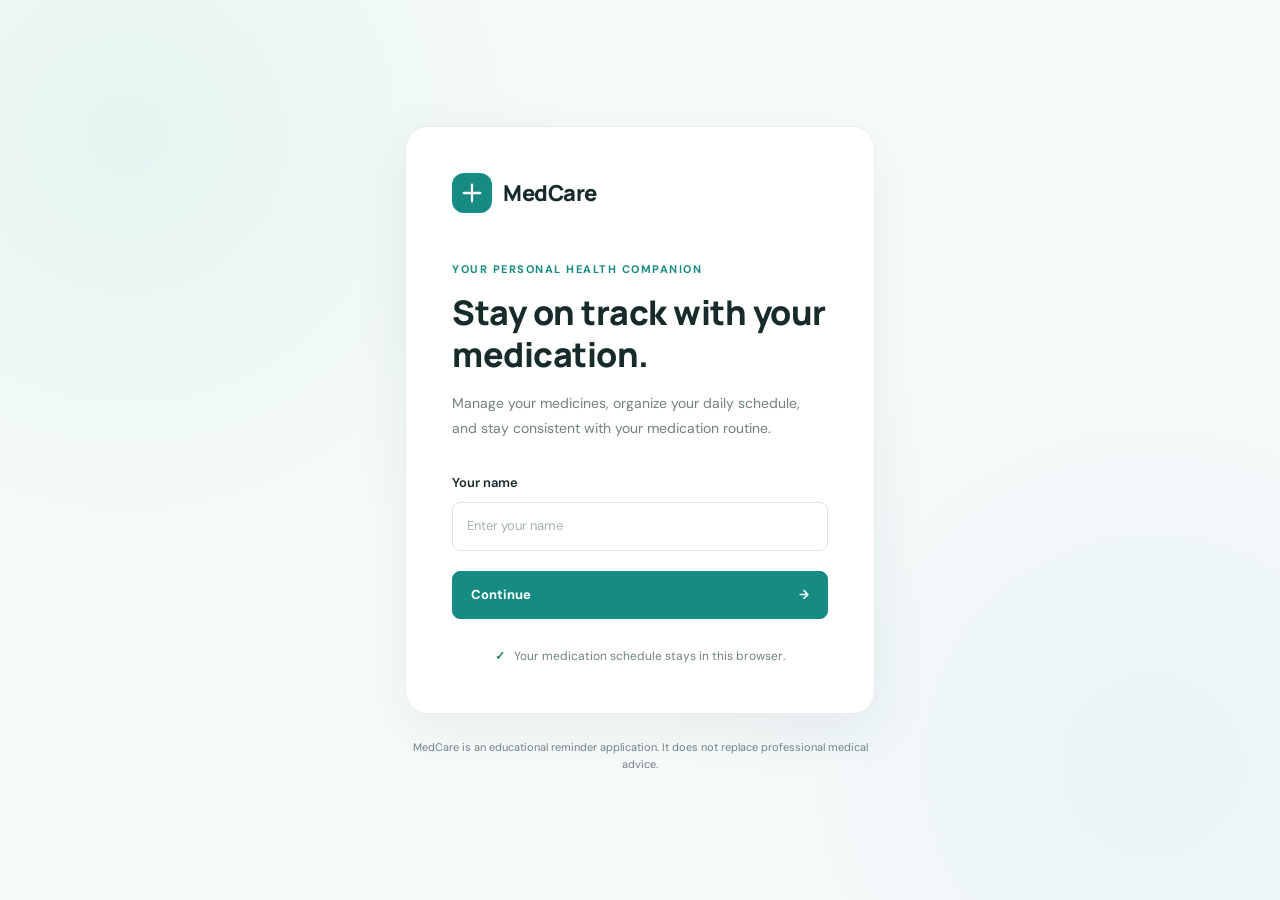
<file: index.html>
<!DOCTYPE html>
<html lang="en">
<head>
    <meta charset="UTF-8">
    <meta name="viewport" content="width=device-width, initial-scale=1.0">

    <meta name="description" content="MedCare is a simple medicine reminder application that helps users organize their medication schedules.">

    <title>MedCare | Medicine Reminder</title>

    <link rel="preconnect" href="https://fonts.googleapis.com">
    <link rel="preconnect" href="https://fonts.gstatic.com" crossorigin>
    <link href="https://fonts.googleapis.com/css2?family=DM+Sans:wght@400;500;600;700&family=Manrope:wght@400;500;600;700;800&display=swap" rel="stylesheet">

    <link rel="stylesheet" href="style.css">
</head>

<body class="login-page">

    <main class="login-container">

        <section class="login-card">

            <!-- Application Branding -->
            <div class="brand">
                <div class="brand-icon" aria-hidden="true">
                    <svg viewBox="0 0 24 24" fill="none">
                        <path d="M12 3V21M3 12H21"
                              stroke="currentColor"
                              stroke-width="2.5"
                              stroke-linecap="round"/>
                    </svg>
                </div>

                <span class="brand-name">MedCare</span>
            </div>

            <!-- Welcome Section -->
            <div class="welcome-section">
                <p class="eyebrow">YOUR PERSONAL HEALTH COMPANION</p>

                <h1>Stay on track with your medication.</h1>

                <p class="welcome-description">
                    Manage your medicines, organize your daily schedule,
                    and stay consistent with your medication routine.
                </p>
            </div>

            <!-- Login Form -->
            <form id="loginForm" class="login-form">

                <div class="form-group">
                    <label for="userName">Your name</label>

                    <input
                        type="text"
                        id="userName"
                        name="userName"
                        placeholder="Enter your name"
                        autocomplete="name"
                        maxlength="50"
                        required
                    >
                </div>

                <button type="submit" class="primary-button">
                    Continue
                    <span aria-hidden="true">→</span>
                </button>

            </form>

            <!-- Privacy Information -->
            <div class="login-footer">
                <span class="privacy-icon" aria-hidden="true">✓</span>
                <p>Your medication schedule stays in this browser.</p>
            </div>

        </section>

        <!-- Bottom Disclaimer -->
        <footer class="page-footer">
            <p>
                MedCare is an educational reminder application.
                It does not replace professional medical advice.
            </p>
        </footer>

    </main>

    <script>
        const loginForm = document.getElementById("loginForm");
        const userNameInput = document.getElementById("userName");

        loginForm.addEventListener("submit", function (event) {
            event.preventDefault();

            const userName = userNameInput.value.trim();

            if (!userName) {
                userNameInput.focus();
                return;
            }

            // Save the user's name in the browser
            localStorage.setItem("medcareUser", userName);

            // Navigate to the dashboard
            window.location.href = "dashboard.html";
        });
    </script>

</body>
</html>
</file>
<file: style.css>
/* =====================================================
   MEDCARE - MEDICINE REMINDER APPLICATION
   Main Stylesheet
   ===================================================== */

/* ---------- 1. Global Variables ---------- */

:root {
    --primary: #168b83;
    --primary-dark: #11736d;
    --primary-light: #e7f5f3;

    --background: #f7f9fa;
    --surface: #ffffff;

    --text-primary: #172b2a;
    --text-secondary: #718080;

    --border: #e7eded;

    --success: #23845e;
    --success-light: #e9f6ef;

    --warning: #c18a36;
    --warning-light: #fff5e5;

    --danger: #d95353;
    --danger-light: #fff0f0;

    --shadow: 0 8px 28px rgba(25, 57, 54, 0.06);

    --radius-sm: 8px;
    --radius-md: 14px;
    --radius-lg: 20px;
}

/* ---------- 2. Reset and Base Styles ---------- */

* {
    margin: 0;
    padding: 0;
    box-sizing: border-box;
}

html {
    scroll-behavior: smooth;
}

body {
    font-family: "DM Sans", sans-serif;
    background: var(--background);
    color: var(--text-primary);
    line-height: 1.6;
}

button,
input,
textarea {
    font: inherit;
}

button {
    cursor: pointer;
}

button:focus-visible,
a:focus-visible,
input:focus-visible,
textarea:focus-visible {
    outline: 3px solid rgba(22, 139, 131, 0.25);
    outline-offset: 3px;
}

a {
    text-decoration: none;
    color: inherit;
}

/* ---------- 3. Typography ---------- */

h1,
h2,
h3,
.brand-name {
    font-family: "Manrope", sans-serif;
    letter-spacing: -0.5px;
}

h1 {
    font-size: 32px;
    font-weight: 800;
}

h2 {
    font-size: 23px;
    font-weight: 800;
}

h3 {
    font-size: 16px;
    font-weight: 700;
}

/* ---------- 4. Brand ---------- */

.brand {
    display: flex;
    align-items: center;
    gap: 11px;
}

.brand-icon {
    width: 40px;
    height: 40px;
    border-radius: 12px;
    display: flex;
    align-items: center;
    justify-content: center;
    background: var(--primary);
    color: white;
}

.brand-icon svg {
    width: 22px;
    height: 22px;
}

.brand-name {
    font-size: 22px;
    font-weight: 800;
    color: var(--text-primary);
}

/* ---------- 5. Login Page ---------- */

.login-page {
    min-height: 100vh;
    background:
        radial-gradient(circle at 10% 15%, #e5f5f2 0, transparent 35%),
        radial-gradient(circle at 90% 85%, #eaf4f6 0, transparent 35%),
        #f8fbfb;
}

.login-container {
    min-height: 100vh;
    display: flex;
    flex-direction: column;
    justify-content: center;
    align-items: center;
    padding: 30px 20px;
}

.login-card {
    width: 100%;
    max-width: 470px;
    padding: 46px;
    background: var(--surface);
    border: 1px solid var(--border);
    border-radius: 22px;
    box-shadow: 0 18px 55px rgba(29, 70, 65, 0.08);
}

.login-card .brand {
    margin-bottom: 48px;
}

.welcome-section {
    margin-bottom: 32px;
}

.eyebrow {
    color: var(--primary);
    font-size: 11px;
    font-weight: 700;
    letter-spacing: 1.5px;
    margin-bottom: 12px;
}

.welcome-section h1 {
    font-size: 34px;
    line-height: 1.25;
    margin-bottom: 15px;
}

.welcome-description {
    color: var(--text-secondary);
    font-size: 14px;
    line-height: 1.8;
}

.login-form {
    display: flex;
    flex-direction: column;
    gap: 20px;
}

.login-footer {
    display: flex;
    justify-content: center;
    align-items: center;
    gap: 9px;
    margin-top: 28px;
    color: var(--text-secondary);
    font-size: 12px;
}

.privacy-icon {
    color: var(--success);
    font-weight: 700;
}

.page-footer {
    max-width: 470px;
    margin-top: 25px;
    text-align: center;
    color: var(--text-secondary);
    font-size: 11px;
}

/* ---------- 6. Form Elements ---------- */

.form-group {
    display: flex;
    flex-direction: column;
    gap: 8px;
    min-width: 0;
}

.form-group label {
    font-size: 13px;
    font-weight: 600;
    color: var(--text-primary);
}

.form-group input,
.form-group textarea {
    width: 100%;
    border: 1px solid #dce5e5;
    border-radius: var(--radius-sm);
    padding: 13px 14px;
    background: #fff;
    color: var(--text-primary);
    font-size: 13px;
    transition: border-color 0.2s, box-shadow 0.2s;
}

.form-group input::placeholder,
.form-group textarea::placeholder {
    color: #a5b1b1;
}

.form-group input:focus,
.form-group textarea:focus {
    outline: none;
    border-color: var(--primary);
    box-shadow: 0 0 0 3px rgba(22, 139, 131, 0.1);
}

.form-group textarea {
    resize: vertical;
}

/* ---------- 7. Buttons ---------- */

.primary-button,
.secondary-button {
    min-height: 44px;
    padding: 11px 17px;
    border-radius: var(--radius-sm);
    font-size: 13px;
    font-weight: 700;
    display: inline-flex;
    justify-content: center;
    align-items: center;
    gap: 9px;
    transition: all 0.2s ease;
}

.primary-button {
    background: var(--primary);
    color: white;
    border: 1px solid var(--primary);
}

.primary-button:hover {
    background: var(--primary-dark);
    border-color: var(--primary-dark);
    transform: translateY(-1px);
}

.secondary-button {
    background: white;
    color: var(--primary);
    border: 1px solid #cce4e1;
}

.secondary-button:hover {
    background: var(--primary-light);
}

.login-form .primary-button {
    width: 100%;
    justify-content: space-between;
    padding: 13px 18px;
}

/* ---------- 8. Dashboard Layout ---------- */

.app-layout {
    min-height: 100vh;
    display: flex;
}

/* ---------- 9. Sidebar ---------- */

.sidebar {
    width: 250px;
    flex-shrink: 0;
    min-height: 100vh;
    padding: 30px 20px;
    background: white;
    border-right: 1px solid var(--border);
    display: flex;
    flex-direction: column;
}

.sidebar .brand {
    padding: 0 8px;
    margin-bottom: 55px;
}

.sidebar-nav {
    display: flex;
    flex-direction: column;
    gap: 9px;
}

.nav-link {
    padding: 12px 14px;
    border-radius: var(--radius-sm);
    display: flex;
    align-items: center;
    gap: 12px;
    color: var(--text-secondary);
    font-size: 13px;
    font-weight: 600;
    transition: all 0.2s ease;
}

.nav-link span {
    font-size: 18px;
}

.nav-link:hover,
.nav-link.active {
    background: var(--primary-light);
    color: var(--primary);
}

.sidebar-bottom {
    margin-top: auto;
}

.sidebar-help {
    padding: 18px;
    background: #f1f8f7;
    border-radius: var(--radius-md);
    margin-bottom: 22px;
}

.help-icon {
    width: 32px;
    height: 32px;
    display: flex;
    align-items: center;
    justify-content: center;
    background: white;
    border-radius: 10px;
    color: var(--primary);
    margin-bottom: 12px;
    font-size: 18px;
}

.sidebar-help h3 {
    font-size: 13px;
    margin-bottom: 5px;
}

.sidebar-help p {
    color: var(--text-secondary);
    font-size: 11px;
    line-height: 1.6;
}

.logout-button {
    width: 100%;
    padding: 11px 13px;
    border: none;
    border-radius: var(--radius-sm);
    background: transparent;
    color: var(--text-secondary);
    text-align: left;
    font-size: 13px;
    font-weight: 600;
}

.logout-button:hover {
    background: var(--danger-light);
    color: var(--danger);
}

/* ---------- 10. Main Content ---------- */

.main-content {
    flex: 1;
    min-width: 0;
    max-width: 1500px;
    padding: 38px 45px;
    margin: 0 auto;
}

.top-header {
    display: flex;
    align-items: center;
    justify-content: space-between;
    gap: 20px;
    margin-bottom: 35px;
}

.header-date {
    color: var(--primary);
    font-size: 12px;
    font-weight: 700;
    margin-bottom: 5px;
}

.top-header h1 {
    font-size: 27px;
}

.header-subtitle {
    margin-top: 6px;
    color: var(--text-secondary);
    font-size: 13px;
}

.profile-avatar {
    width: 46px;
    height: 46px;
    flex-shrink: 0;
    display: flex;
    align-items: center;
    justify-content: center;
    border-radius: 50%;
    background: var(--primary-light);
    color: var(--primary);
    font-family: "Manrope", sans-serif;
    font-size: 17px;
    font-weight: 800;
}

/* ---------- 11. Summary Cards ---------- */

.summary-grid {
    display: grid;
    grid-template-columns: repeat(3, minmax(0, 1fr));
    gap: 18px;
    margin-bottom: 48px;
}

.summary-card {
    padding: 22px;
    background: white;
    border: 1px solid var(--border);
    border-radius: var(--radius-md);
    box-shadow: var(--shadow);
}

.summary-top {
    display: flex;
    justify-content: space-between;
    align-items: center;
    gap: 10px;
}

.summary-label {
    color: var(--text-secondary);
    font-size: 12px;
    font-weight: 600;
}

.summary-icon {
    width: 34px;
    height: 34px;
    display: flex;
    justify-content: center;
    align-items: center;
    border-radius: 10px;
    font-size: 16px;
    font-weight: 700;
}

.medicine-icon {
    color: var(--primary);
    background: var(--primary-light);
}

.taken-icon {
    color: var(--success);
    background: var(--success-light);
}

.remaining-icon {
    color: var(--warning);
    background: var(--warning-light);
}

.summary-value {
    margin-top: 15px;
    font-family: "Manrope", sans-serif;
    font-size: 32px;
    font-weight: 800;
    line-height: 1.2;
}

.summary-description {
    margin-top: 7px;
    color: var(--text-secondary);
    font-size: 11px;
}

/* ---------- 12. Medicine Section ---------- */

.medicine-section {
    width: 100%;
}

.section-heading {
    display: flex;
    justify-content: space-between;
    align-items: flex-end;
    gap: 20px;
    margin-bottom: 22px;
}

.section-heading h2 {
    margin-bottom: 5px;
}

.section-description {
    color: var(--text-secondary);
    font-size: 12px;
}

.add-button {
    flex-shrink: 0;
}

/* ---------- 13. Notification Banner ---------- */

.notification-banner {
    padding: 17px 20px;
    margin-bottom: 22px;
    border: 1px solid #dcece9;
    border-radius: var(--radius-md);
    background: #eff8f6;
    display: flex;
    justify-content: space-between;
    align-items: center;
    gap: 20px;
}

.notification-content {
    display: flex;
    align-items: center;
    gap: 14px;
}

.notification-symbol {
    width: 38px;
    height: 38px;
    flex-shrink: 0;
    display: flex;
    align-items: center;
    justify-content: center;
    border-radius: 11px;
    background: white;
    color: var(--primary);
    font-size: 20px;
}

.notification-content h3 {
    font-size: 13px;
    margin-bottom: 3px;
}

.notification-content p {
    max-width: 500px;
    color: var(--text-secondary);
    font-size: 11px;
}

/* ---------- 14. Medicine List ---------- */

.medicine-list-card {
    background: white;
    border: 1px solid var(--border);
    border-radius: var(--radius-md);
    box-shadow: var(--shadow);
    overflow: hidden;
}

.list-header {
    display: flex;
    justify-content: space-between;
    align-items: center;
    gap: 15px;
    padding: 20px 22px;
    border-bottom: 1px solid var(--border);
}

.list-header h3 {
    font-size: 14px;
}

.count-label {
    color: var(--text-secondary);
    font-size: 11px;
}

.medicine-list {
    padding: 0 22px;
}

.medicine-item {
    display: flex;
    align-items: center;
    justify-content: space-between;
    gap: 15px;
    padding: 19px 0;
    border-bottom: 1px solid var(--border);
}

.medicine-item:last-child {
    border-bottom: none;
}

.medicine-info {
    display: flex;
    align-items: center;
    gap: 14px;
    min-width: 0;
}

.medicine-avatar {
    width: 42px;
    height: 42px;
    flex-shrink: 0;
    display: flex;
    align-items: center;
    justify-content: center;
    background: var(--primary-light);
    border-radius: 12px;
    color: var(--primary);
    font-size: 18px;
}

.medicine-details {
    min-width: 0;
}

.medicine-details h3 {
    font-size: 13px;
    overflow-wrap: anywhere;
}

.medicine-details p {
    color: var(--text-secondary);
    font-size: 11px;
    margin-top: 3px;
    overflow-wrap: anywhere;
}

.medicine-time {
    color: var(--text-primary);
    font-size: 12px;
    font-weight: 700;
    white-space: nowrap;
}

.medicine-actions {
    display: flex;
    align-items: center;
    justify-content: flex-end;
    flex-wrap: wrap;
    gap: 8px;
}

.action-button {
    padding: 7px 10px;
    border: 1px solid var(--border);
    border-radius: 7px;
    background: white;
    color: var(--text-secondary);
    font-size: 11px;
    font-weight: 600;
}

.action-button:hover {
    background: var(--primary-light);
    color: var(--primary);
}

.action-button.taken {
    background: var(--success-light);
    color: var(--success);
    border-color: #cce9d8;
}

.action-button.delete:hover {
    background: var(--danger-light);
    color: var(--danger);
}

.empty-state {
    padding: 48px 20px;
    text-align: center;
}

.empty-icon {
    width: 52px;
    height: 52px;
    display: flex;
    align-items: center;
    justify-content: center;
    margin: 0 auto 15px;
    background: var(--primary-light);
    border-radius: 16px;
    color: var(--primary);
    font-size: 23px;
}

.empty-state h3 {
    font-size: 14px;
    margin-bottom: 7px;
}

.empty-state p {
    color: var(--text-secondary);
    font-size: 12px;
}

/* ---------- 15. Modal ---------- */

.modal {
    position: fixed;
    inset: 0;
    z-index: 1000;
    display: none;
    align-items: center;
    justify-content: center;
    padding: 20px;
}

.modal.show {
    display: flex;
}

.modal-overlay {
    position: absolute;
    inset: 0;
    background: rgba(17, 39, 38, 0.45);
    backdrop-filter: blur(3px);
}

.modal-content {
    position: relative;
    z-index: 1;
    width: 100%;
    max-width: 480px;
    max-height: 90vh;
    overflow-y: auto;
    padding: 28px;
    background: white;
    border-radius: var(--radius-lg);
    box-shadow: 0 20px 60px rgba(0, 0, 0, 0.15);
}

.modal-header {
    display: flex;
    justify-content: space-between;
    align-items: flex-start;
    gap: 15px;
    margin-bottom: 25px;
}

.modal-header h2 {
    font-size: 21px;
}

.close-modal {
    width: 32px;
    height: 32px;
    border: none;
    border-radius: 8px;
    background: var(--background);
    color: var(--text-secondary);
    font-size: 23px;
    line-height: 1;
}

.close-modal:hover {
    background: var(--danger-light);
    color: var(--danger);
}

#medicineForm {
    display: flex;
    flex-direction: column;
    gap: 17px;
}

.form-row {
    display: grid;
    grid-template-columns: 1fr 1fr;
    gap: 13px;
}

.modal-actions {
    display: flex;
    justify-content: flex-end;
    gap: 10px;
    margin-top: 10px;
}

/* ---------- 16. Dashboard Footer ---------- */

.dashboard-footer {
    padding: 30px 0 10px;
    text-align: center;
    color: var(--text-secondary);
    font-size: 11px;
}

/* ---------- 17. Responsive Design ---------- */

@media (max-width: 1100px) {

    .main-content {
        padding: 32px 25px;
    }

    .sidebar {
        width: 220px;
    }

    .summary-grid {
        gap: 12px;
    }

    .summary-card {
        padding: 18px;
    }
}

@media (max-width: 850px) {

    .app-layout {
        flex-direction: column;
    }

    .sidebar {
        width: 100%;
        min-height: auto;
        padding: 15px 22px;
        border-right: none;
        border-bottom: 1px solid var(--border);
    }

    .sidebar .brand {
        margin-bottom: 15px;
    }

    .sidebar-nav {
        flex-direction: row;
    }

    .sidebar-bottom {
        display: none;
    }

    .main-content {
        width: 100%;
        padding: 28px 22px;
    }
}

@media (max-width: 600px) {

    .login-card {
        padding: 30px 23px;
    }

    .login-card .brand {
        margin-bottom: 35px;
    }

    .welcome-section h1 {
        font-size: 28px;
    }

    .top-header {
        align-items: flex-start;
    }

    .top-header h1 {
        font-size: 23px;
    }

    .header-subtitle {
        font-size: 12px;
    }

    .summary-grid {
        grid-template-columns: 1fr;
        gap: 12px;
        margin-bottom: 35px;
    }

    .summary-card {
        padding: 17px 19px;
    }

    .summary-value {
        font-size: 27px;
    }

    .section-heading {
        align-items: flex-start;
        flex-direction: column;
    }

    .notification-banner {
        align-items: flex-start;
        flex-direction: column;
    }

    .notification-banner .secondary-button {
        width: 100%;
    }

    .medicine-list {
        padding: 0 15px;
    }

    .medicine-item {
        align-items: flex-start;
        flex-wrap: wrap;
    }

    .medicine-actions {
        width: 100%;
        justify-content: flex-start;
        padding-left: 56px;
    }

    .medicine-time {
        margin-left: auto;
    }

    .form-row {
        grid-template-columns: 1fr;
    }

    .modal-content {
        padding: 22px 18px;
    }

    .modal-actions {
        flex-direction: column-reverse;
    }

    .modal-actions button {
        width: 100%;
    }
}

/* ---------- 18. Reduced Motion ---------- */

@media (prefers-reduced-motion: reduce) {

    *,
    *::before,
    *::after {
        scroll-behavior: auto !important;
        transition-duration: 0.01ms !important;
        animation-duration: 0.01ms !important;
    }
}
</file>
